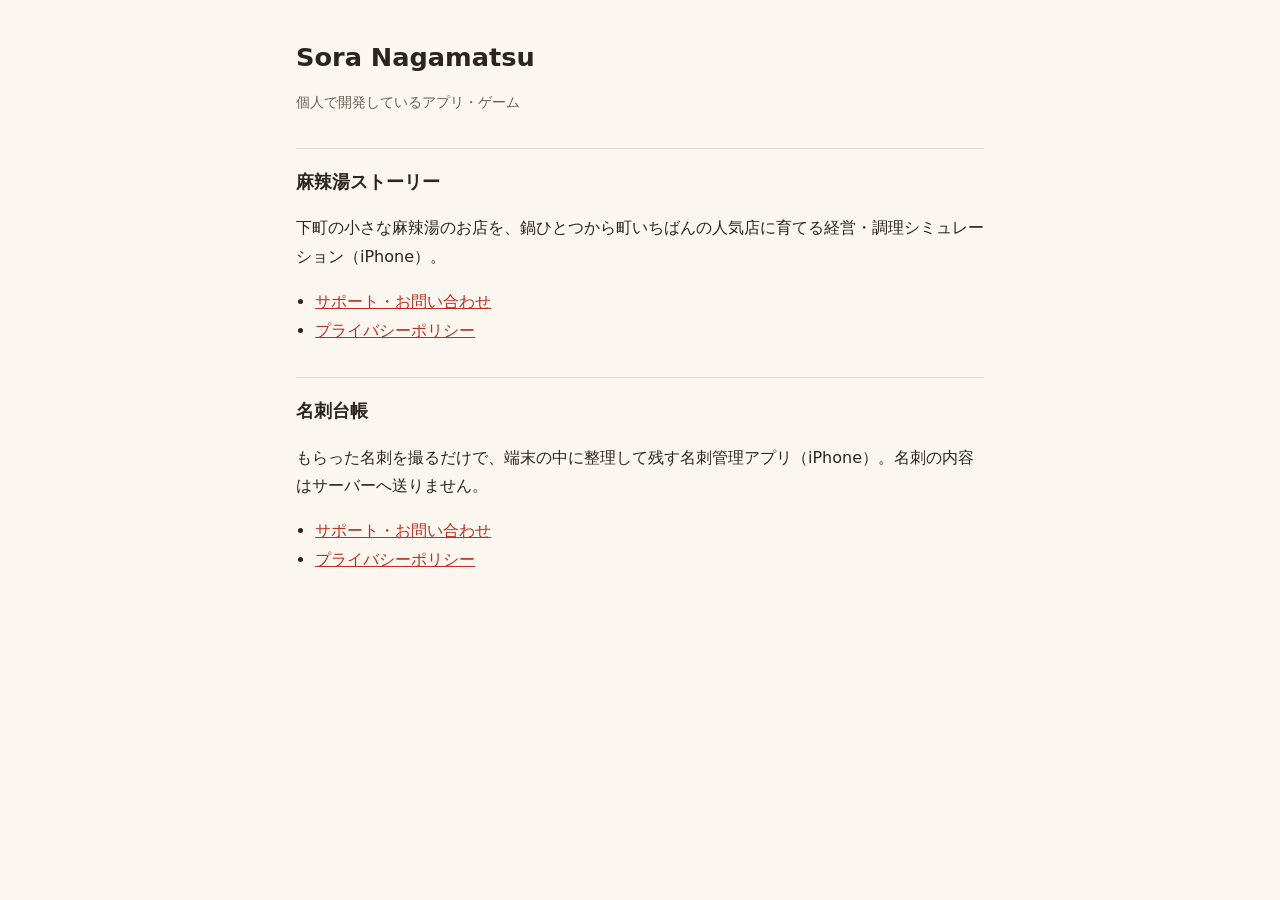
<file: index.html>
<!doctype html><html lang="ja"><head><meta charset="utf-8"><meta name="viewport" content="width=device-width,initial-scale=1"><title>Sora Nagamatsu</title><link rel="stylesheet" href="/style.css"></head>
<body><main><h1>Sora Nagamatsu</h1><p class="meta">個人で開発しているアプリ・ゲーム</p>
<h2>麻辣湯ストーリー</h2><p>下町の小さな麻辣湯のお店を、鍋ひとつから町いちばんの人気店に育てる経営・調理シミュレーション（iPhone）。</p>
<ul><li><a href="/malatang/support.html">サポート・お問い合わせ</a></li><li><a href="/malatang/privacy.html">プライバシーポリシー</a></li></ul>
<h2>名刺台帳</h2><p>もらった名刺を撮るだけで、端末の中に整理して残す名刺管理アプリ（iPhone）。名刺の内容はサーバーへ送りません。</p>
<ul><li><a href="/card-ledger/support.html">サポート・お問い合わせ</a></li><li><a href="/card-ledger/privacy.html">プライバシーポリシー</a></li></ul></main></body></html>
</file>
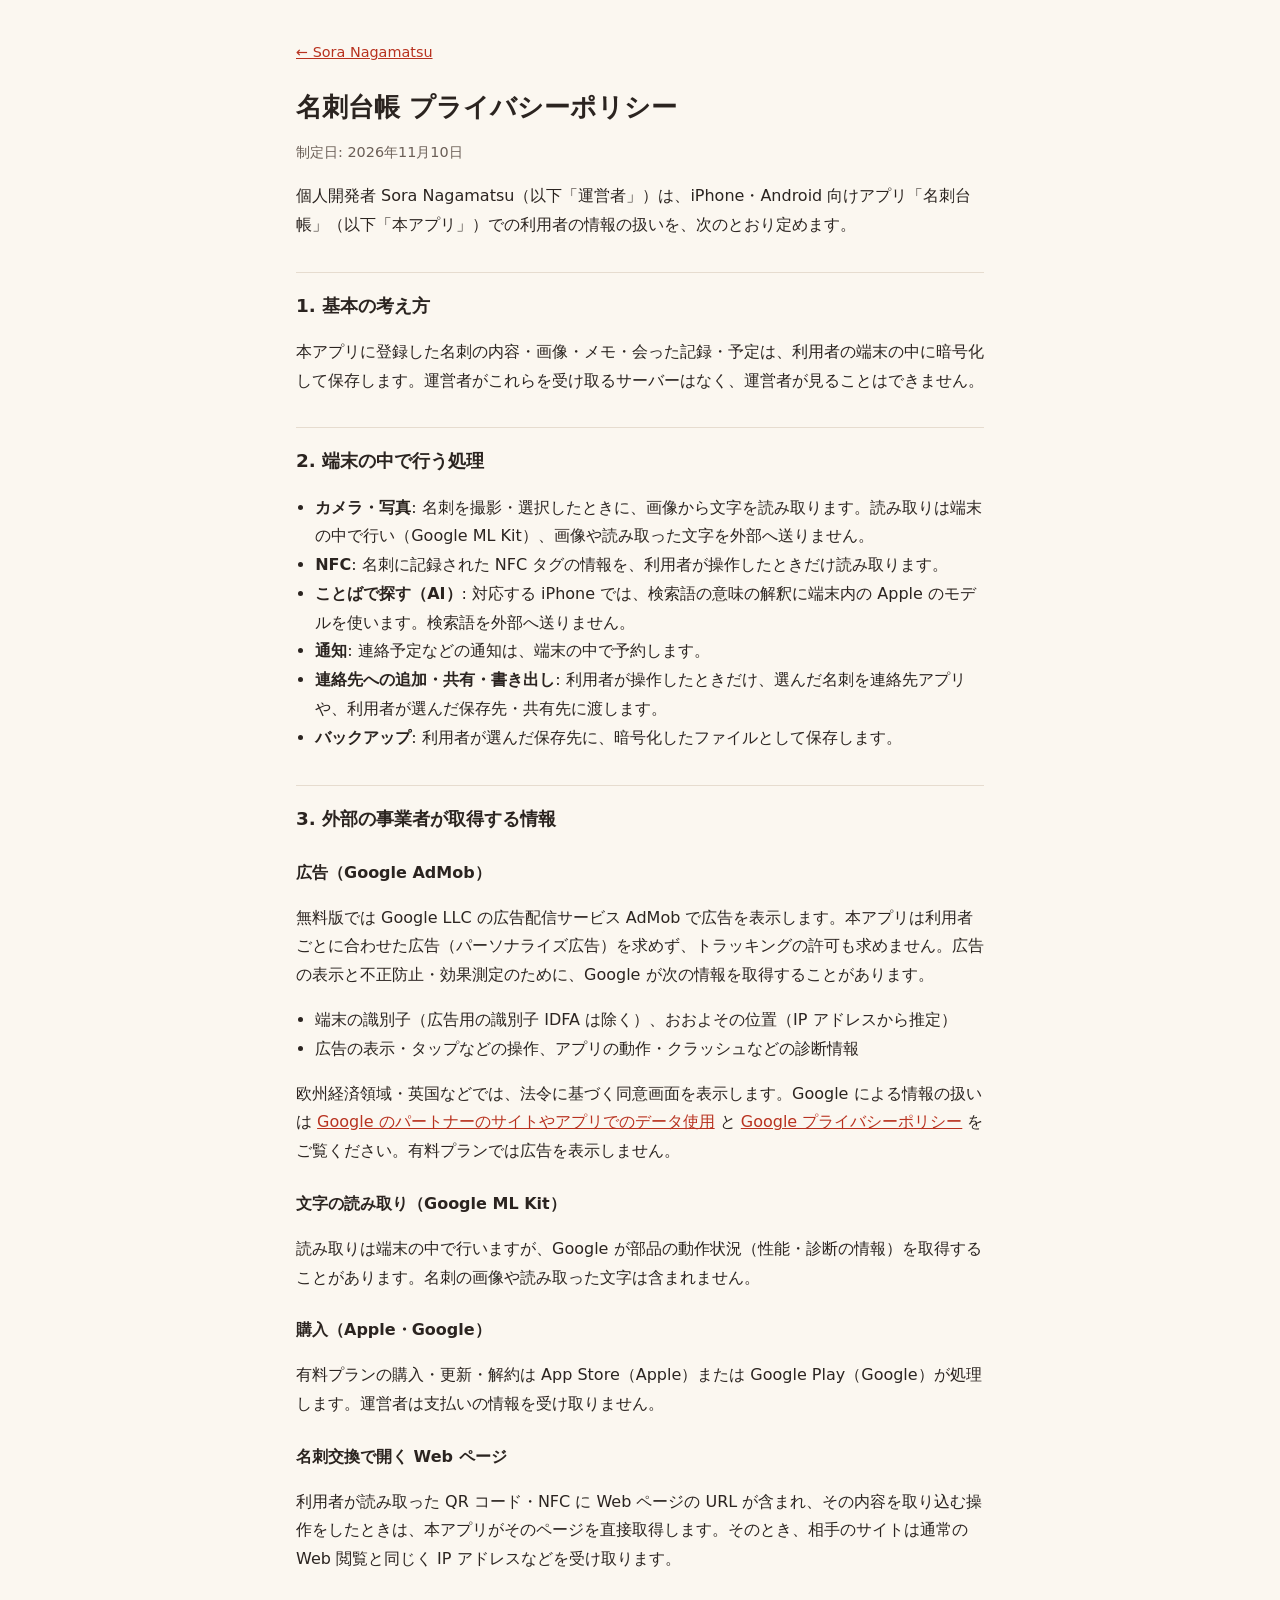
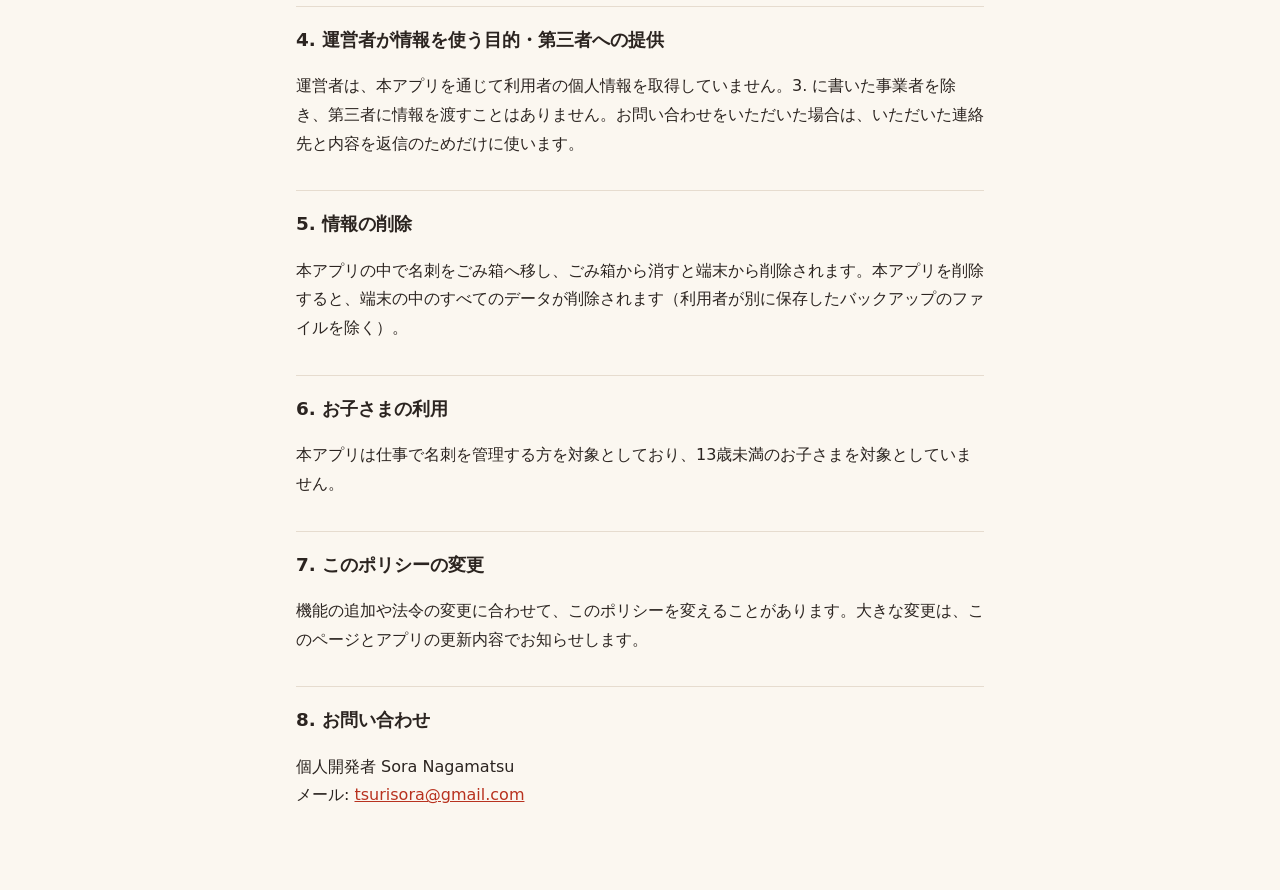
<file: card-ledger/privacy.html>
<!doctype html>
<html lang="ja">
<head>
<meta charset="utf-8">
<meta name="viewport" content="width=device-width, initial-scale=1">
<title>名刺台帳 プライバシーポリシー</title>
<link rel="stylesheet" href="/style.css">
</head>
<body>
<main>
<nav><a href="/">← Sora Nagamatsu</a></nav>
<h1>名刺台帳 プライバシーポリシー</h1>
<p class="meta">制定日: 2026年11月10日</p>

<p>個人開発者 Sora Nagamatsu（以下「運営者」）は、iPhone・Android 向けアプリ「名刺台帳」（以下「本アプリ」）での利用者の情報の扱いを、次のとおり定めます。</p>

<h2>1. 基本の考え方</h2>
<p>本アプリに登録した名刺の内容・画像・メモ・会った記録・予定は、利用者の端末の中に暗号化して保存します。運営者がこれらを受け取るサーバーはなく、運営者が見ることはできません。</p>

<h2>2. 端末の中で行う処理</h2>
<ul>
<li><strong>カメラ・写真</strong>: 名刺を撮影・選択したときに、画像から文字を読み取ります。読み取りは端末の中で行い（Google ML Kit）、画像や読み取った文字を外部へ送りません。</li>
<li><strong>NFC</strong>: 名刺に記録された NFC タグの情報を、利用者が操作したときだけ読み取ります。</li>
<li><strong>ことばで探す（AI）</strong>: 対応する iPhone では、検索語の意味の解釈に端末内の Apple のモデルを使います。検索語を外部へ送りません。</li>
<li><strong>通知</strong>: 連絡予定などの通知は、端末の中で予約します。</li>
<li><strong>連絡先への追加・共有・書き出し</strong>: 利用者が操作したときだけ、選んだ名刺を連絡先アプリや、利用者が選んだ保存先・共有先に渡します。</li>
<li><strong>バックアップ</strong>: 利用者が選んだ保存先に、暗号化したファイルとして保存します。</li>
</ul>

<h2>3. 外部の事業者が取得する情報</h2>
<h3>広告（Google AdMob）</h3>
<p>無料版では Google LLC の広告配信サービス AdMob で広告を表示します。本アプリは利用者ごとに合わせた広告（パーソナライズ広告）を求めず、トラッキングの許可も求めません。広告の表示と不正防止・効果測定のために、Google が次の情報を取得することがあります。</p>
<ul>
<li>端末の識別子（広告用の識別子 IDFA は除く）、おおよその位置（IP アドレスから推定）</li>
<li>広告の表示・タップなどの操作、アプリの動作・クラッシュなどの診断情報</li>
</ul>
<p>欧州経済領域・英国などでは、法令に基づく同意画面を表示します。Google による情報の扱いは <a href="https://policies.google.com/technologies/partner-sites?hl=ja">Google のパートナーのサイトやアプリでのデータ使用</a> と <a href="https://policies.google.com/privacy?hl=ja">Google プライバシーポリシー</a> をご覧ください。有料プランでは広告を表示しません。</p>

<h3>文字の読み取り（Google ML Kit）</h3>
<p>読み取りは端末の中で行いますが、Google が部品の動作状況（性能・診断の情報）を取得することがあります。名刺の画像や読み取った文字は含まれません。</p>

<h3>購入（Apple・Google）</h3>
<p>有料プランの購入・更新・解約は App Store（Apple）または Google Play（Google）が処理します。運営者は支払いの情報を受け取りません。</p>

<h3>名刺交換で開く Web ページ</h3>
<p>利用者が読み取った QR コード・NFC に Web ページの URL が含まれ、その内容を取り込む操作をしたときは、本アプリがそのページを直接取得します。そのとき、相手のサイトは通常の Web 閲覧と同じく IP アドレスなどを受け取ります。</p>

<h2>4. 運営者が情報を使う目的・第三者への提供</h2>
<p>運営者は、本アプリを通じて利用者の個人情報を取得していません。3. に書いた事業者を除き、第三者に情報を渡すことはありません。お問い合わせをいただいた場合は、いただいた連絡先と内容を返信のためだけに使います。</p>

<h2>5. 情報の削除</h2>
<p>本アプリの中で名刺をごみ箱へ移し、ごみ箱から消すと端末から削除されます。本アプリを削除すると、端末の中のすべてのデータが削除されます（利用者が別に保存したバックアップのファイルを除く）。</p>

<h2>6. お子さまの利用</h2>
<p>本アプリは仕事で名刺を管理する方を対象としており、13歳未満のお子さまを対象としていません。</p>

<h2>7. このポリシーの変更</h2>
<p>機能の追加や法令の変更に合わせて、このポリシーを変えることがあります。大きな変更は、このページとアプリの更新内容でお知らせします。</p>

<h2>8. お問い合わせ</h2>
<p>個人開発者 Sora Nagamatsu<br>メール: <a href="mailto:tsurisora@gmail.com">tsurisora@gmail.com</a></p>
</main>
</body>
</html>
</file>
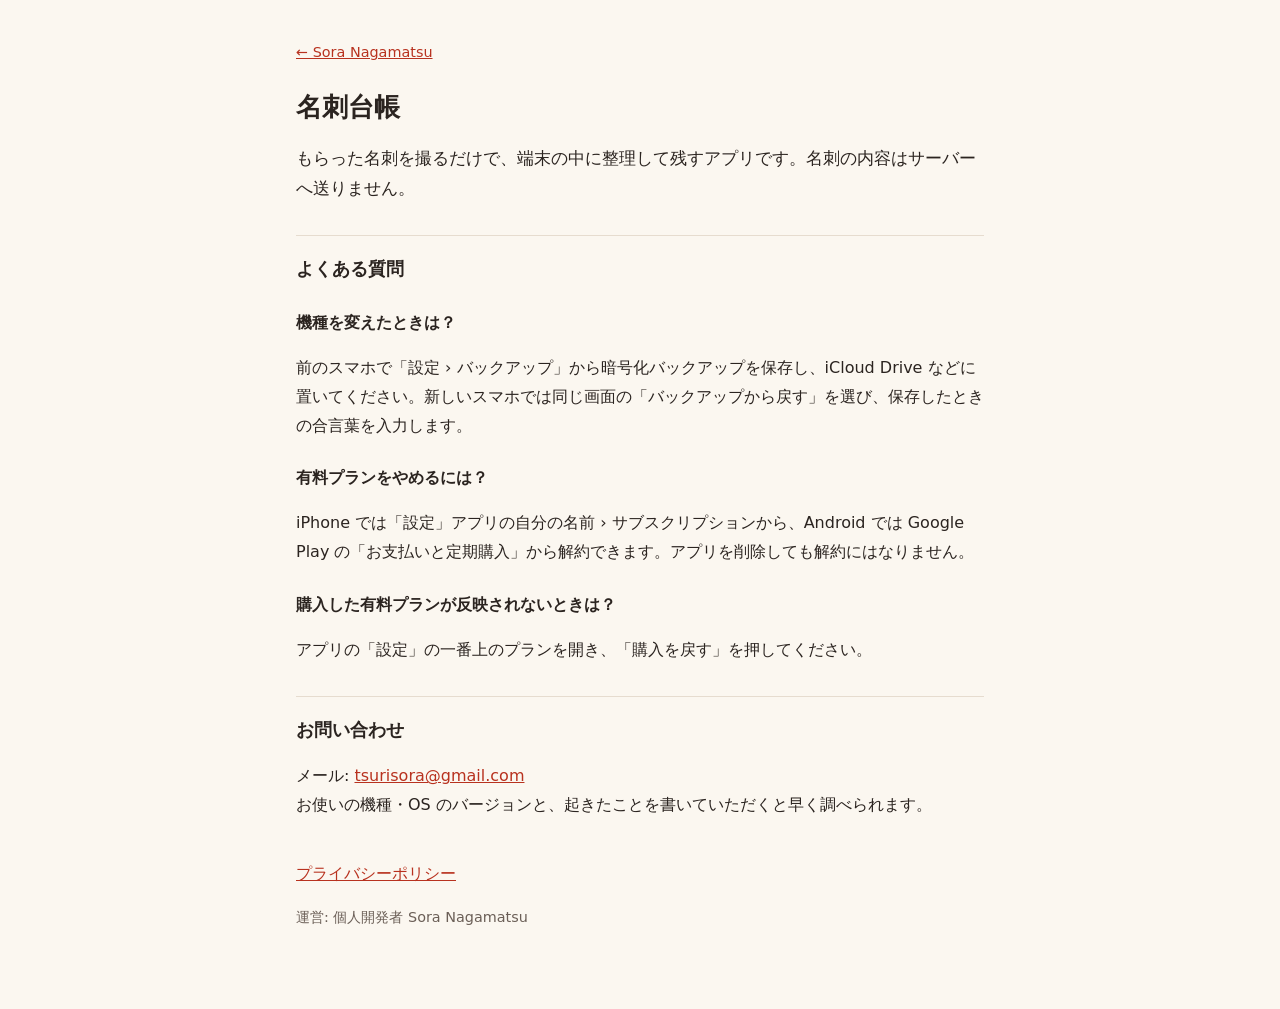
<file: card-ledger/support.html>
<!doctype html>
<html lang="ja">
<head>
<meta charset="utf-8">
<meta name="viewport" content="width=device-width, initial-scale=1">
<title>名刺台帳 サポート</title>
<link rel="stylesheet" href="/style.css">
</head>
<body>
<main>
<nav><a href="/">← Sora Nagamatsu</a></nav>
<h1>名刺台帳</h1>
<p class="lead">もらった名刺を撮るだけで、端末の中に整理して残すアプリです。名刺の内容はサーバーへ送りません。</p>

<h2>よくある質問</h2>
<h3>機種を変えたときは？</h3>
<p>前のスマホで「設定 › バックアップ」から暗号化バックアップを保存し、iCloud Drive などに置いてください。新しいスマホでは同じ画面の「バックアップから戻す」を選び、保存したときの合言葉を入力します。</p>
<h3>有料プランをやめるには？</h3>
<p>iPhone では「設定」アプリの自分の名前 › サブスクリプションから、Android では Google Play の「お支払いと定期購入」から解約できます。アプリを削除しても解約にはなりません。</p>
<h3>購入した有料プランが反映されないときは？</h3>
<p>アプリの「設定」の一番上のプランを開き、「購入を戻す」を押してください。</p>

<h2>お問い合わせ</h2>
<p>メール: <a href="mailto:tsurisora@gmail.com">tsurisora@gmail.com</a><br>お使いの機種・OS のバージョンと、起きたことを書いていただくと早く調べられます。</p>

<p class="links"><a href="/card-ledger/privacy.html">プライバシーポリシー</a></p>
<p class="meta">運営: 個人開発者 Sora Nagamatsu</p>
</main>
</body>
</html>
</file>
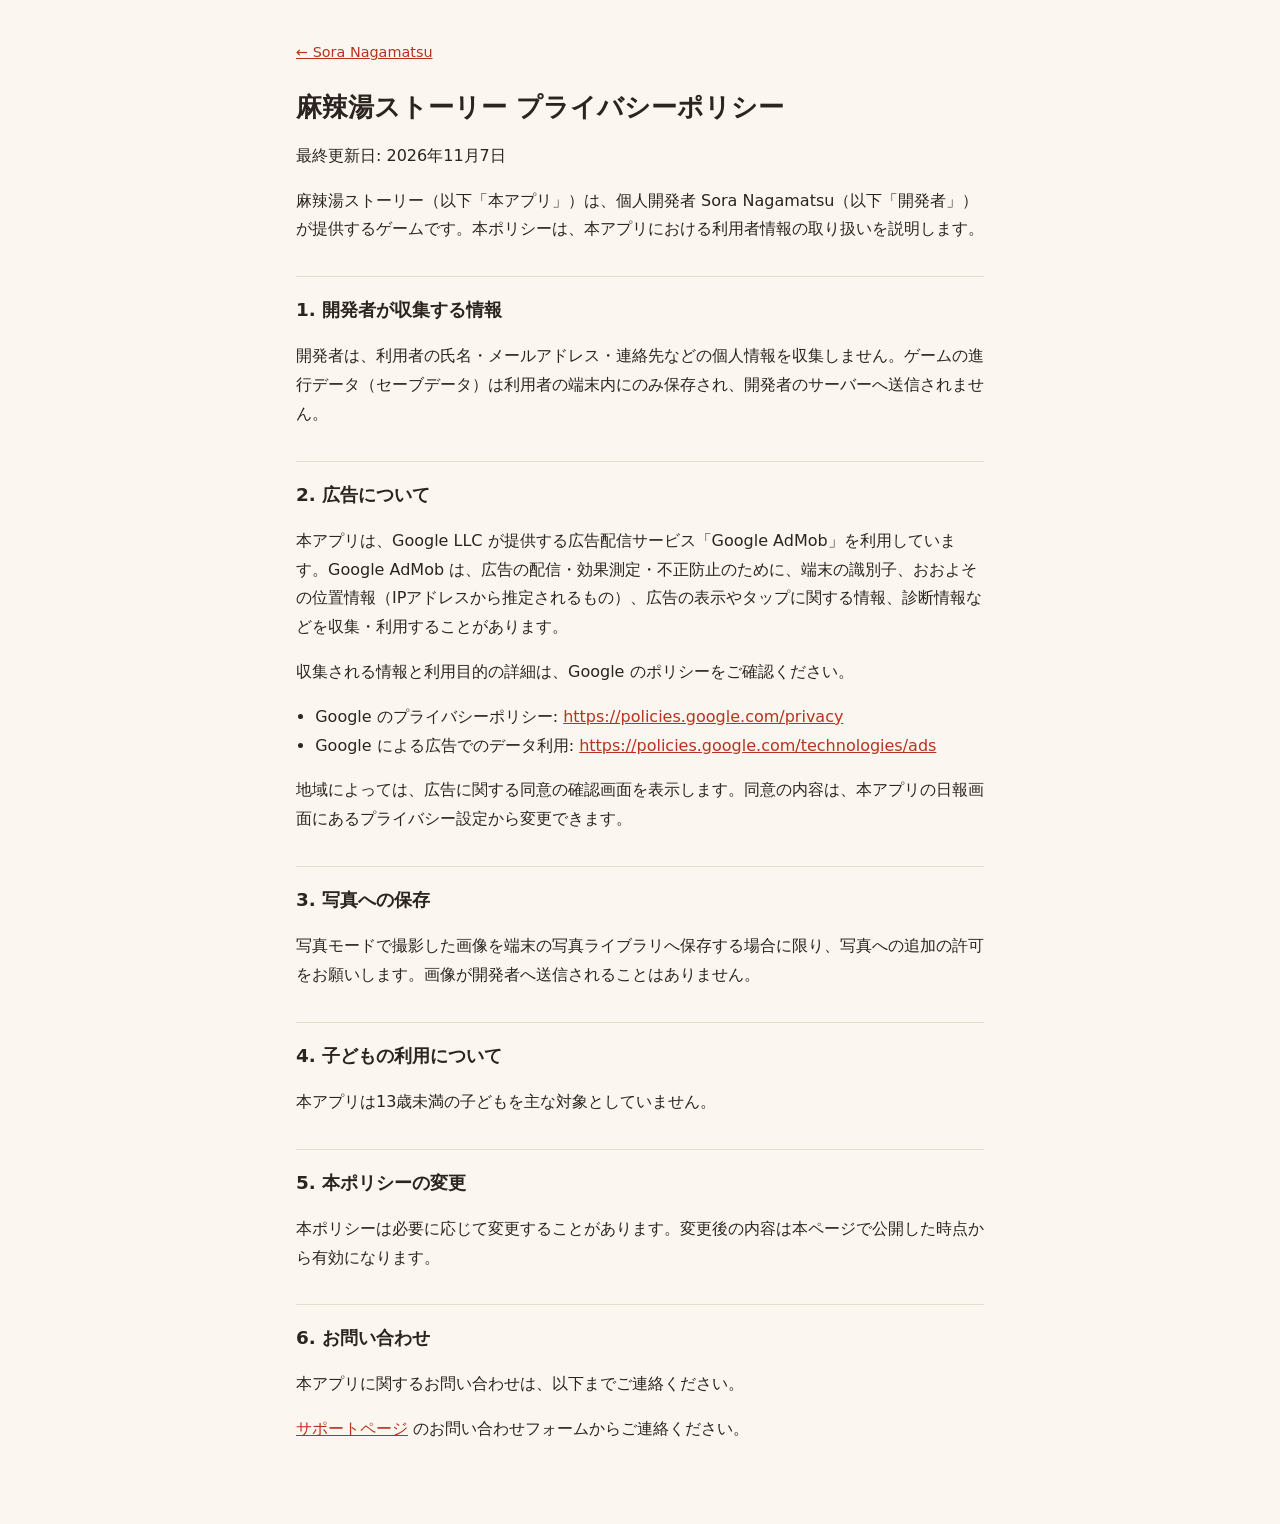
<file: malatang/privacy.html>
<!doctype html><html lang="ja"><head><meta charset="utf-8"><meta name="viewport" content="width=device-width,initial-scale=1"><title>麻辣湯ストーリー プライバシーポリシー</title><link rel="stylesheet" href="/style.css"></head>
<body><main><nav><a href="/">← Sora Nagamatsu</a></nav>
<h1>麻辣湯ストーリー プライバシーポリシー</h1>
<p>最終更新日: 2026年11月7日</p>
<p>麻辣湯ストーリー（以下「本アプリ」）は、個人開発者 Sora Nagamatsu（以下「開発者」）が提供するゲームです。本ポリシーは、本アプリにおける利用者情報の取り扱いを説明します。</p>
<h2>1. 開発者が収集する情報</h2>
<p>開発者は、利用者の氏名・メールアドレス・連絡先などの個人情報を収集しません。ゲームの進行データ（セーブデータ）は利用者の端末内にのみ保存され、開発者のサーバーへ送信されません。</p>
<h2>2. 広告について</h2>
<p>本アプリは、Google LLC が提供する広告配信サービス「Google AdMob」を利用しています。Google AdMob は、広告の配信・効果測定・不正防止のために、端末の識別子、おおよその位置情報（IPアドレスから推定されるもの）、広告の表示やタップに関する情報、診断情報などを収集・利用することがあります。</p>
<p>収集される情報と利用目的の詳細は、Google のポリシーをご確認ください。</p>
<ul><li>Google のプライバシーポリシー: <a href="https://policies.google.com/privacy">https://policies.google.com/privacy</a></li><li>Google による広告でのデータ利用: <a href="https://policies.google.com/technologies/ads">https://policies.google.com/technologies/ads</a></li></ul>
<p>地域によっては、広告に関する同意の確認画面を表示します。同意の内容は、本アプリの日報画面にあるプライバシー設定から変更できます。</p>
<h2>3. 写真への保存</h2>
<p>写真モードで撮影した画像を端末の写真ライブラリへ保存する場合に限り、写真への追加の許可をお願いします。画像が開発者へ送信されることはありません。</p>
<h2>4. 子どもの利用について</h2>
<p>本アプリは13歳未満の子どもを主な対象としていません。</p>
<h2>5. 本ポリシーの変更</h2>
<p>本ポリシーは必要に応じて変更することがあります。変更後の内容は本ページで公開した時点から有効になります。</p>
<h2>6. お問い合わせ</h2>
<p>本アプリに関するお問い合わせは、以下までご連絡ください。</p>
<p><a href="https://nagasora.github.io/malatang/support.html">サポートページ</a> のお問い合わせフォームからご連絡ください。</p>
</main></body></html>
</file>
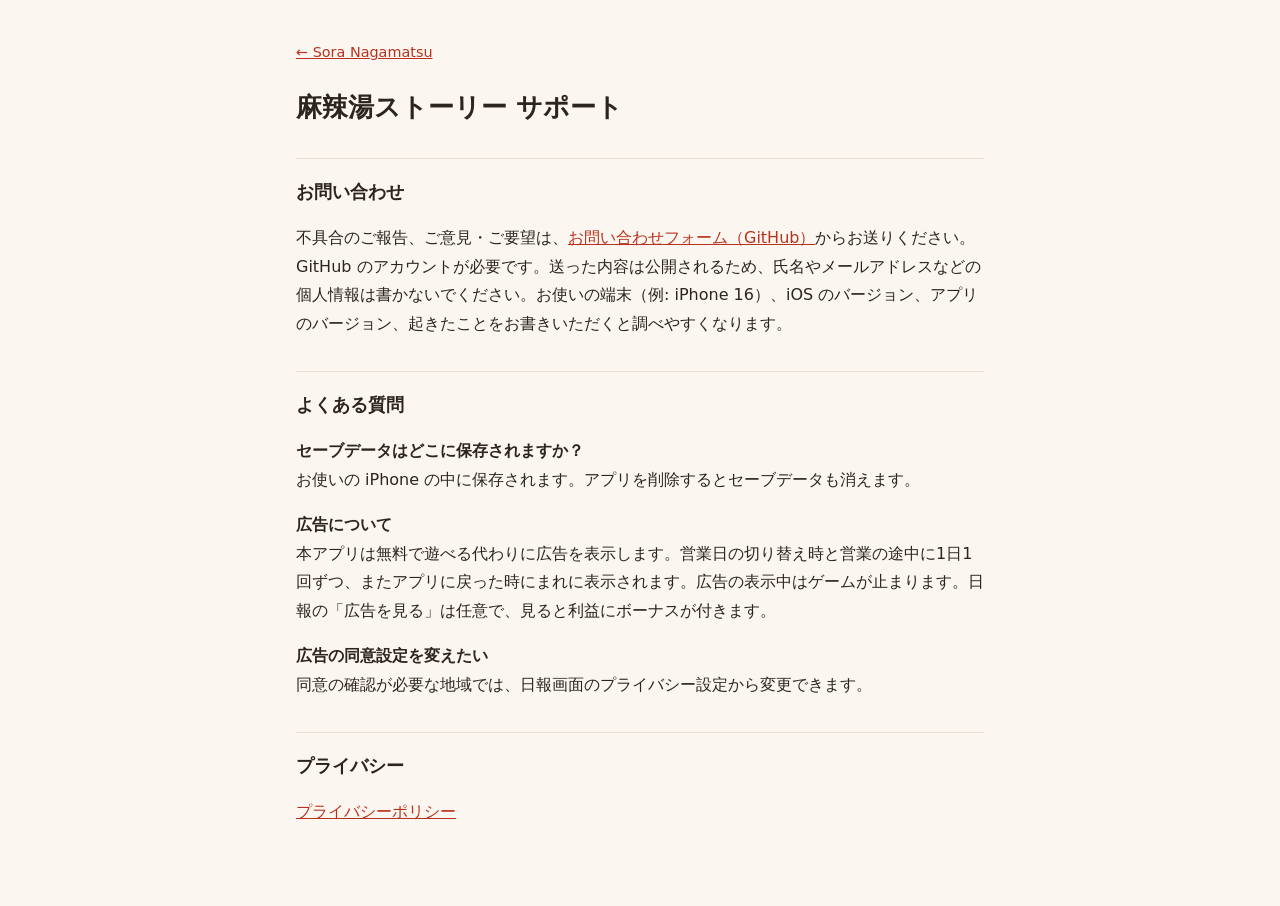
<file: malatang/support.html>
<!doctype html><html lang="ja"><head><meta charset="utf-8"><meta name="viewport" content="width=device-width,initial-scale=1"><title>麻辣湯ストーリー サポート</title><link rel="stylesheet" href="/style.css"></head>
<body><main><nav><a href="/">← Sora Nagamatsu</a></nav><h1>麻辣湯ストーリー サポート</h1>
<h2>お問い合わせ</h2><p>不具合のご報告、ご意見・ご要望は、<a href="https://github.com/nagasora/nagasora.github.io/issues/new">お問い合わせフォーム（GitHub）</a>からお送りください。GitHub のアカウントが必要です。送った内容は公開されるため、氏名やメールアドレスなどの個人情報は書かないでください。お使いの端末（例: iPhone 16）、iOS のバージョン、アプリのバージョン、起きたことをお書きいただくと調べやすくなります。</p>
<h2>よくある質問</h2>
<p><strong>セーブデータはどこに保存されますか？</strong><br>お使いの iPhone の中に保存されます。アプリを削除するとセーブデータも消えます。</p>
<p><strong>広告について</strong><br>本アプリは無料で遊べる代わりに広告を表示します。営業日の切り替え時と営業の途中に1日1回ずつ、またアプリに戻った時にまれに表示されます。広告の表示中はゲームが止まります。日報の「広告を見る」は任意で、見ると利益にボーナスが付きます。</p>
<p><strong>広告の同意設定を変えたい</strong><br>同意の確認が必要な地域では、日報画面のプライバシー設定から変更できます。</p>
<h2>プライバシー</h2><p><a href="/malatang/privacy.html">プライバシーポリシー</a></p></main></body></html>
</file>
<file: style.css>
:root{--bg:#fbf7f0;--ink:#2b2420;--soft:#6b5f57;--accent:#b8321f;--line:#e6dccf}
@media (prefers-color-scheme:dark){:root{--bg:#1c1816;--ink:#f2ebe3;--soft:#b9ada3;--accent:#ff7a5c;--line:#3a322d}}
*{box-sizing:border-box}body{margin:0;background:var(--bg);color:var(--ink);font:16px/1.8 "Hiragino Sans","Noto Sans JP",system-ui,sans-serif}
main{max-width:720px;margin:0 auto;padding:40px 16px 64px}h1{font-size:1.6rem;line-height:1.4;margin:0 0 8px}h2{font-size:1.15rem;margin:32px 0 8px;padding-top:16px;border-top:1px solid var(--line)}
a{color:var(--accent)}.meta{color:var(--soft);font-size:.9rem}nav{margin-bottom:24px;font-size:.9rem}ul{padding-left:1.2em}
h3{font-size:1rem;margin:24px 0 4px}.lead{font-size:1.05rem}.links{margin-top:40px}
</file>
